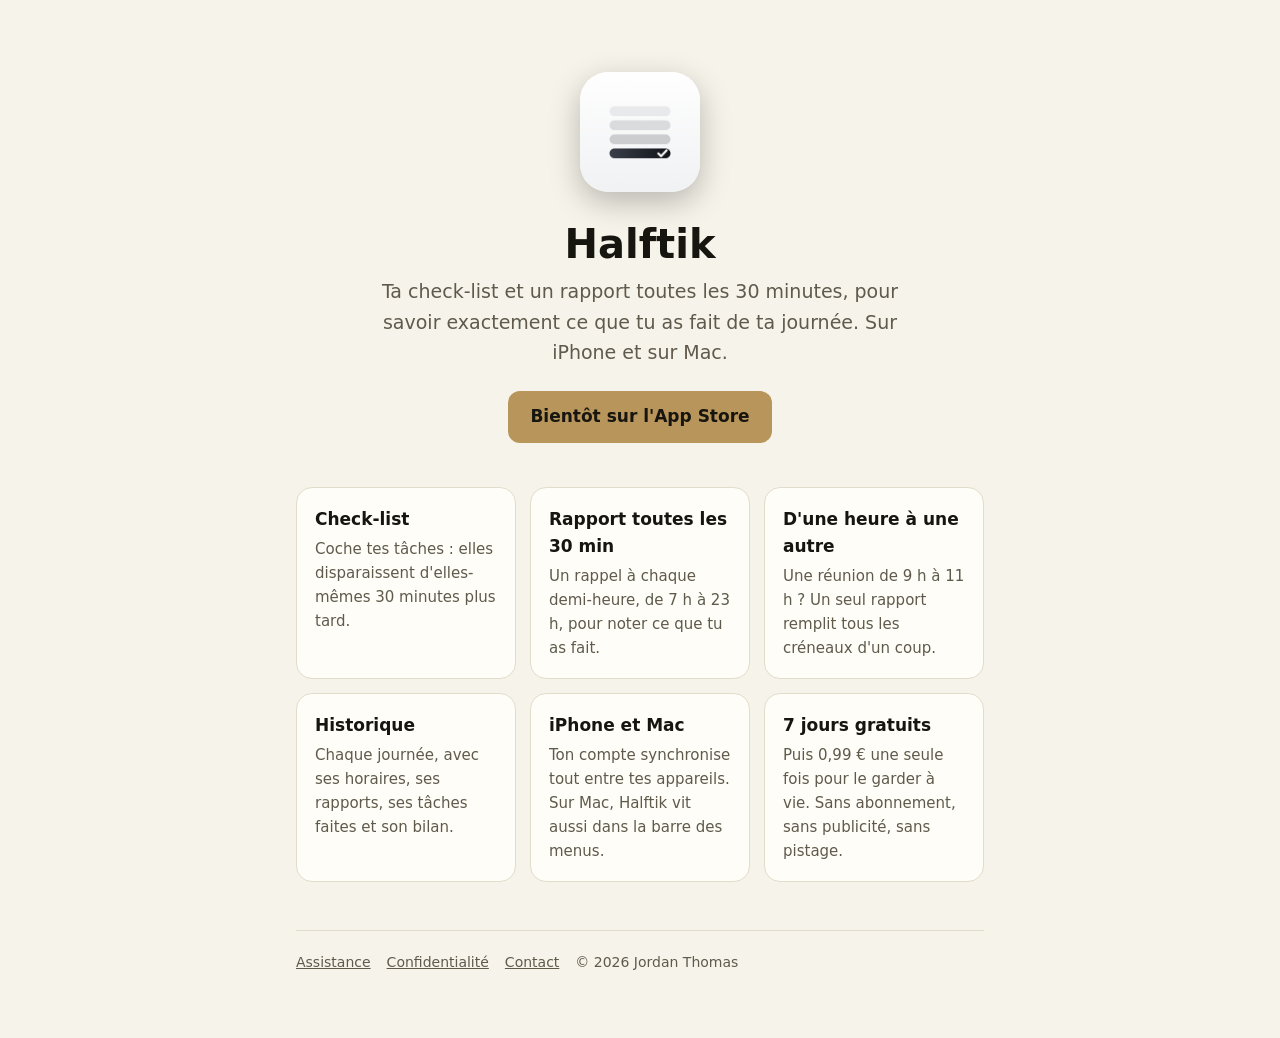
<file: index.html>
<!doctype html>
<html lang="fr">
<head>
<meta charset="utf-8">
<meta name="viewport" content="width=device-width, initial-scale=1">
<title>Halftik — Tâches et rapports toutes les 30 minutes</title>
<meta name="description" content="Halftik : ta check-list et un rapport toutes les 30 minutes, synchronisés entre ton iPhone et ton Mac.">
<link rel="icon" type="image/png" sizes="32x32" href="favicon-32.png">
<link rel="apple-touch-icon" href="apple-touch-icon.png">
<link rel="stylesheet" href="style.css">
</head>
<body>
<main>
  <section class="hero">
    <img src="icon.png" alt="Logo Halftik">
    <h1>Halftik</h1>
    <p>Ta check-list et un rapport toutes les 30 minutes, pour savoir exactement ce que tu as fait de ta journée. Sur iPhone et sur Mac.</p>
    <a class="badge" href="https://apps.apple.com/app/halftik">Bientôt sur l'App Store</a>
  </section>

  <div class="features">
    <div class="card"><h3>Check-list</h3><p>Coche tes tâches : elles disparaissent d'elles-mêmes 30 minutes plus tard.</p></div>
    <div class="card"><h3>Rapport toutes les 30 min</h3><p>Un rappel à chaque demi-heure, de 7 h à 23 h, pour noter ce que tu as fait.</p></div>
    <div class="card"><h3>D'une heure à une autre</h3><p>Une réunion de 9 h à 11 h ? Un seul rapport remplit tous les créneaux d'un coup.</p></div>
    <div class="card"><h3>Historique</h3><p>Chaque journée, avec ses horaires, ses rapports, ses tâches faites et son bilan.</p></div>
    <div class="card"><h3>iPhone et Mac</h3><p>Ton compte synchronise tout entre tes appareils. Sur Mac, Halftik vit aussi dans la barre des menus.</p></div>
    <div class="card"><h3>7 jours gratuits</h3><p>Puis 0,99 € une seule fois pour le garder à vie. Sans abonnement, sans publicité, sans pistage.</p></div>
  </div>

  <footer>
    <a href="assistance.html">Assistance</a>
    <a href="confidentialite.html">Confidentialité</a>
    <a href="mailto:jordan.thm26@gmail.com">Contact</a>
    <span>© 2026 Jordan Thomas</span>
  </footer>
</main>
</body>
</html>
</file>
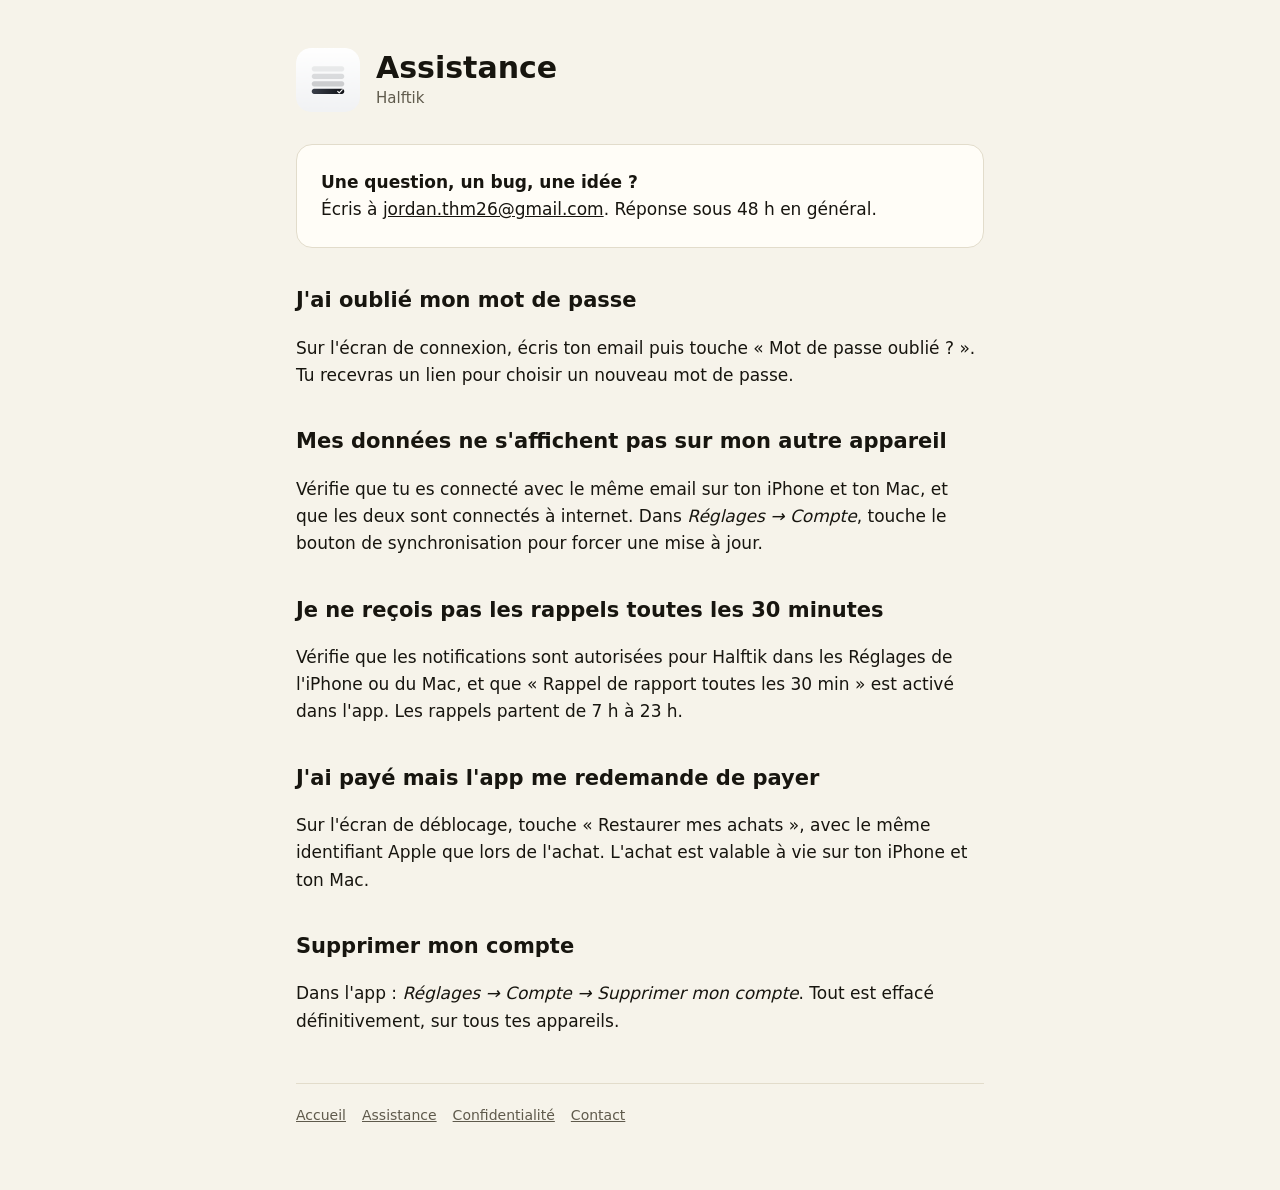
<file: assistance.html>
<!doctype html>
<html lang="fr">
<head>
<meta charset="utf-8">
<meta name="viewport" content="width=device-width, initial-scale=1">
<link rel="icon" type="image/png" sizes="32x32" href="favicon-32.png">
<link rel="apple-touch-icon" href="apple-touch-icon.png">
<link rel="stylesheet" href="style.css">
<title>Assistance — Halftik</title>
</head>
<body>
<main>
  <header><a href="./"><img src="icon.png" alt=""><div><h1>Assistance</h1><div class="muted">Halftik</div></div></a></header>

  <div class="card">
    <strong>Une question, un bug, une idée ?</strong><br>
    Écris à <a href="mailto:jordan.thm26@gmail.com?subject=Halftik%20-%20assistance">jordan.thm26@gmail.com</a>. Réponse sous 48 h en général.
  </div>

  <h2>J'ai oublié mon mot de passe</h2>
  <p>Sur l'écran de connexion, écris ton email puis touche « Mot de passe oublié ? ». Tu recevras un lien pour choisir un nouveau mot de passe.</p>

  <h2>Mes données ne s'affichent pas sur mon autre appareil</h2>
  <p>Vérifie que tu es connecté avec le même email sur ton iPhone et ton Mac, et que les deux sont connectés à internet. Dans <em>Réglages → Compte</em>, touche le bouton de synchronisation pour forcer une mise à jour.</p>

  <h2>Je ne reçois pas les rappels toutes les 30 minutes</h2>
  <p>Vérifie que les notifications sont autorisées pour Halftik dans les Réglages de l'iPhone ou du Mac, et que « Rappel de rapport toutes les 30 min » est activé dans l'app. Les rappels partent de 7 h à 23 h.</p>

  <h2>J'ai payé mais l'app me redemande de payer</h2>
  <p>Sur l'écran de déblocage, touche « Restaurer mes achats », avec le même identifiant Apple que lors de l'achat. L'achat est valable à vie sur ton iPhone et ton Mac.</p>

  <h2>Supprimer mon compte</h2>
  <p>Dans l'app : <em>Réglages → Compte → Supprimer mon compte</em>. Tout est effacé définitivement, sur tous tes appareils.</p>
  <footer>
    <a href="./">Accueil</a>
    <a href="assistance.html">Assistance</a>
    <a href="confidentialite.html">Confidentialité</a>
    <a href="mailto:jordan.thm26@gmail.com">Contact</a>
  </footer>
</main>
</body>
</html>
</file>
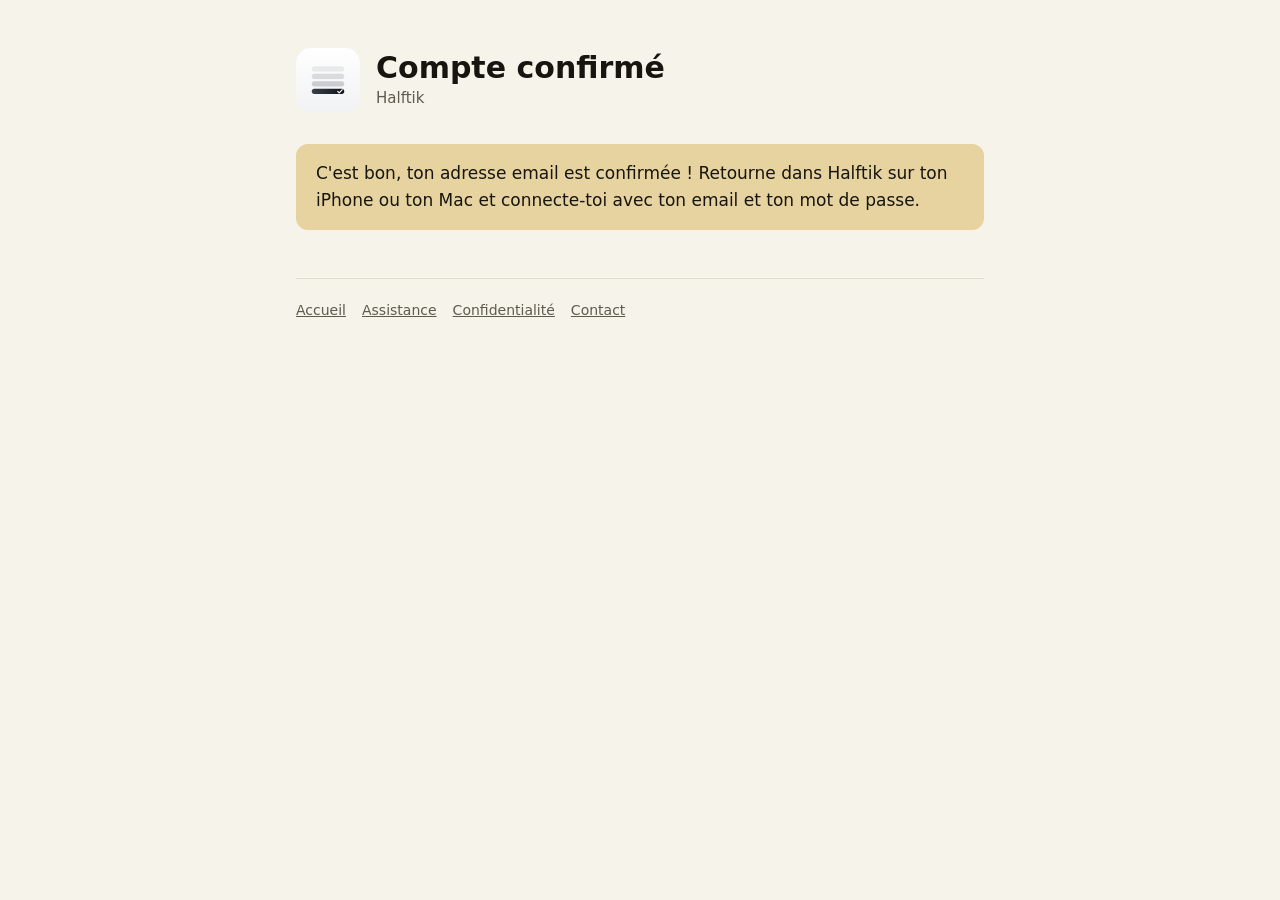
<file: compte-confirme.html>
<!doctype html>
<html lang="fr">
<head>
<meta charset="utf-8">
<meta name="viewport" content="width=device-width, initial-scale=1">
<link rel="icon" type="image/png" sizes="32x32" href="favicon-32.png">
<link rel="apple-touch-icon" href="apple-touch-icon.png">
<link rel="stylesheet" href="style.css">
<meta name="robots" content="noindex">
<title>Compte confirmé — Halftik</title>
</head>
<body>
<main>
  <header><a href="./"><img src="icon.png" alt=""><div><h1>Compte confirmé</h1><div class="muted">Halftik</div></div></a></header>
  <p id="ok" class="done">C'est bon, ton adresse email est confirmée ! Retourne dans Halftik sur ton iPhone ou ton Mac et connecte-toi avec ton email et ton mot de passe.</p>
  <p id="ko" class="card" hidden>Ce lien de confirmation n'est plus valable (il a peut-être déjà servi ou il a expiré). Dans Halftik, essaie de te connecter : si ton adresse n'est pas confirmée, touche « Renvoyer l'email de confirmation ».</p>
  <footer>
    <a href="./">Accueil</a>
    <a href="assistance.html">Assistance</a>
    <a href="confidentialite.html">Confidentialité</a>
    <a href="mailto:jordan.thm26@gmail.com">Contact</a>
  </footer>
</main>
<script>
  // Supabase renvoie ici après le clic sur le lien ; en cas d'échec, l'erreur est dans le fragment ou la requête.
  const params = new URLSearchParams(location.hash.slice(1) + "&" + location.search.slice(1));
  if (params.get("error") || params.get("error_code")) {
    document.getElementById("ok").hidden = true;
    document.getElementById("ko").hidden = false;
  }
  if (location.hash) history.replaceState(null, "", location.pathname);
</script>
</body>
</html>
</file>
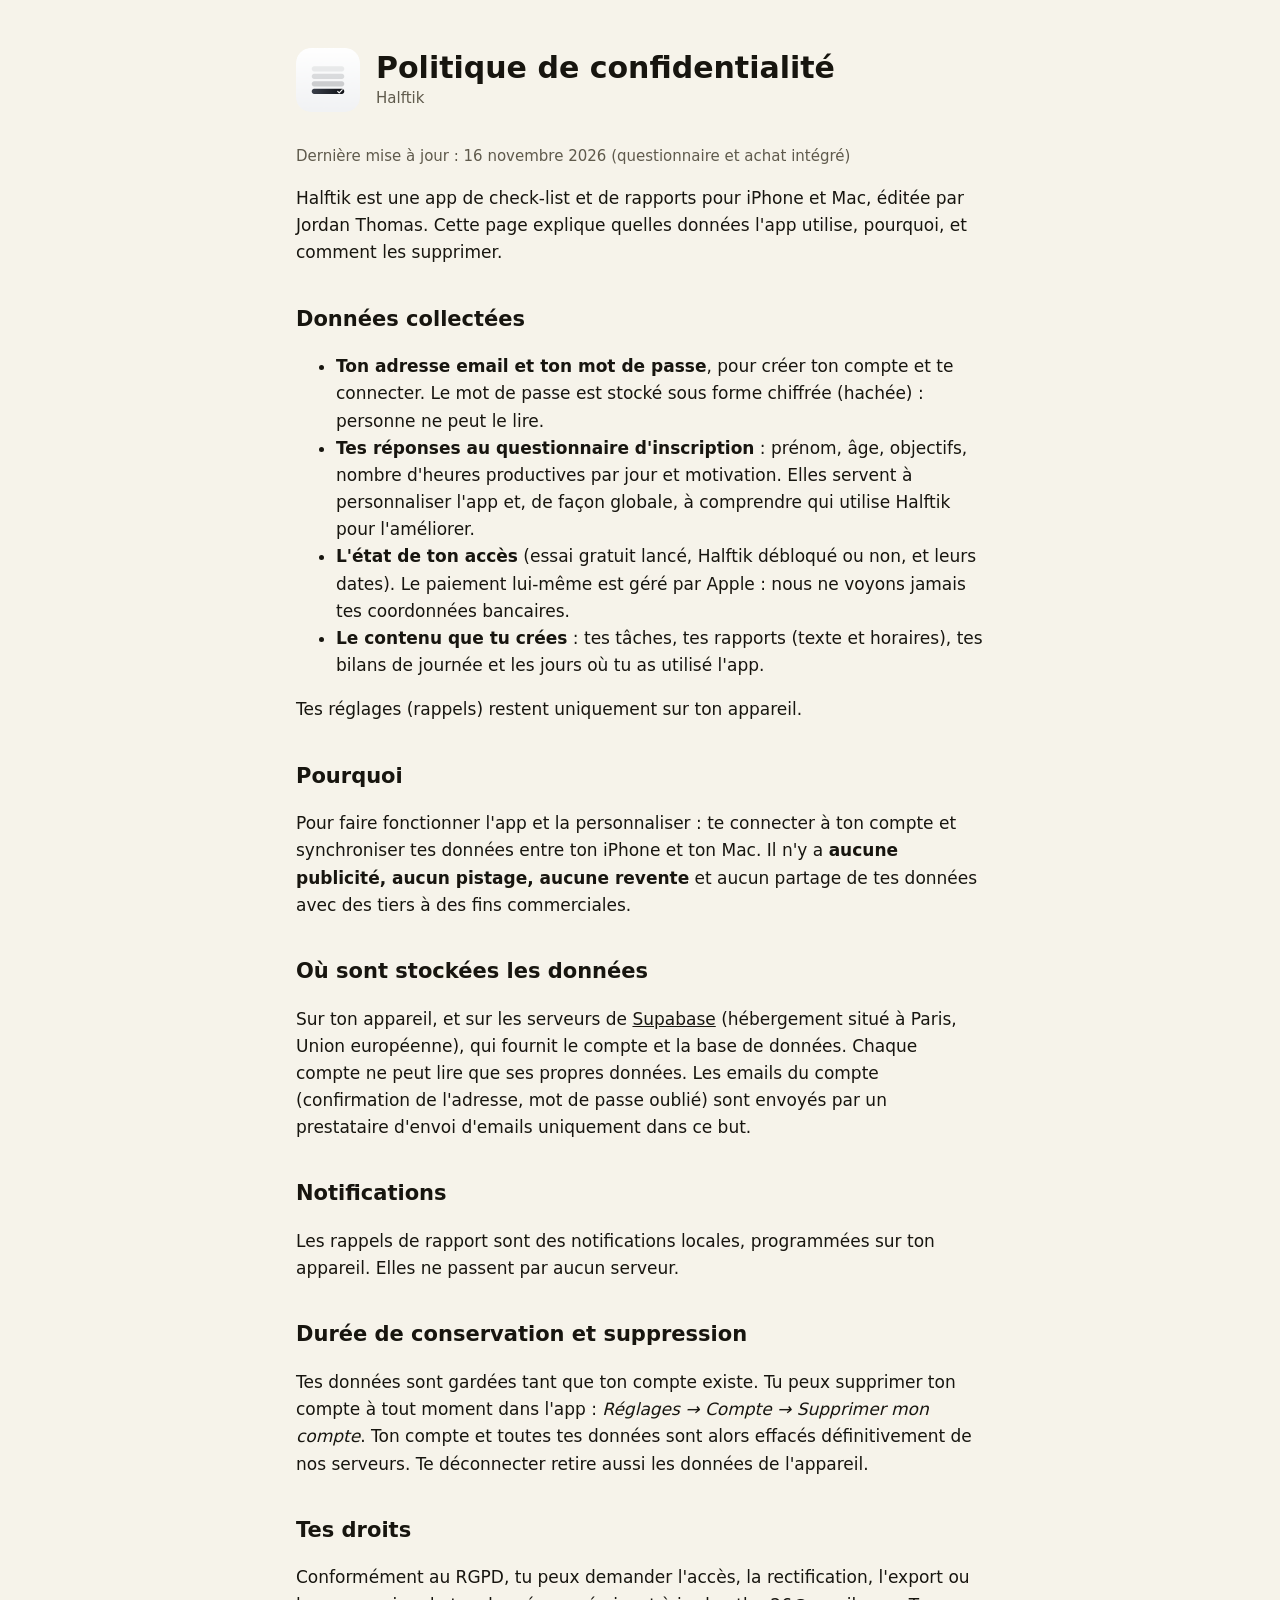
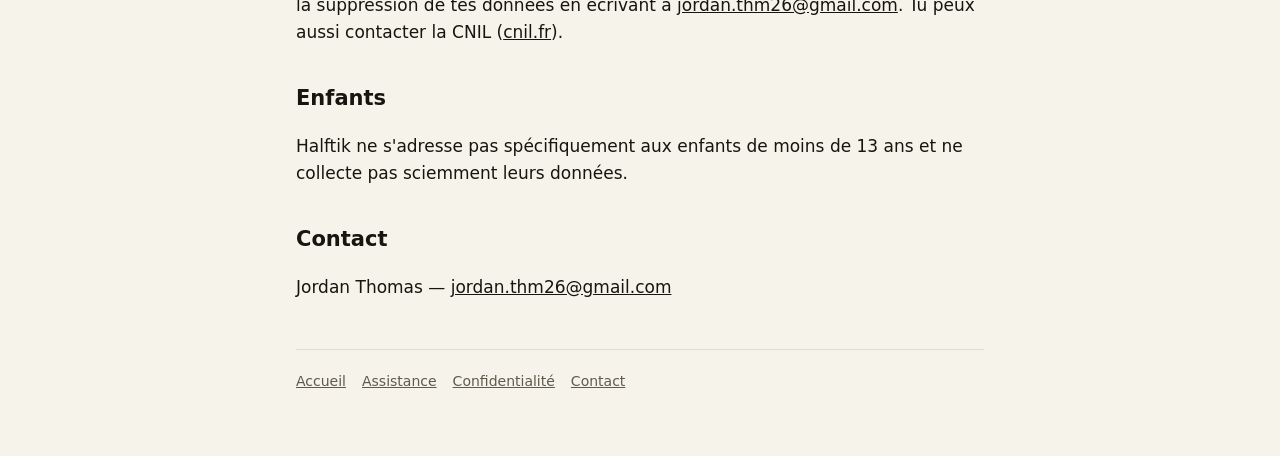
<file: confidentialite.html>
<!doctype html>
<html lang="fr">
<head>
<meta charset="utf-8">
<meta name="viewport" content="width=device-width, initial-scale=1">
<link rel="icon" type="image/png" sizes="32x32" href="favicon-32.png">
<link rel="apple-touch-icon" href="apple-touch-icon.png">
<link rel="stylesheet" href="style.css">
<title>Politique de confidentialité — Halftik</title>
</head>
<body>
<main>
  <header><a href="./"><img src="icon.png" alt=""><div><h1>Politique de confidentialité</h1><div class="muted">Halftik</div></div></a></header>
  <p class="muted">Dernière mise à jour : 16 novembre 2026 (questionnaire et achat intégré)</p>

  <p>Halftik est une app de check-list et de rapports pour iPhone et Mac, éditée par Jordan Thomas. Cette page explique quelles données l'app utilise, pourquoi, et comment les supprimer.</p>

  <h2>Données collectées</h2>
  <ul>
    <li><strong>Ton adresse email et ton mot de passe</strong>, pour créer ton compte et te connecter. Le mot de passe est stocké sous forme chiffrée (hachée) : personne ne peut le lire.</li>
    <li><strong>Tes réponses au questionnaire d'inscription</strong> : prénom, âge, objectifs, nombre d'heures productives par jour et motivation. Elles servent à personnaliser l'app et, de façon globale, à comprendre qui utilise Halftik pour l'améliorer.</li>
    <li><strong>L'état de ton accès</strong> (essai gratuit lancé, Halftik débloqué ou non, et leurs dates). Le paiement lui-même est géré par Apple : nous ne voyons jamais tes coordonnées bancaires.</li>
    <li><strong>Le contenu que tu crées</strong> : tes tâches, tes rapports (texte et horaires), tes bilans de journée et les jours où tu as utilisé l'app.</li>
  </ul>
  <p>Tes réglages (rappels) restent uniquement sur ton appareil.</p>

  <h2>Pourquoi</h2>
  <p>Pour faire fonctionner l'app et la personnaliser : te connecter à ton compte et synchroniser tes données entre ton iPhone et ton Mac. Il n'y a <strong>aucune publicité, aucun pistage, aucune revente</strong> et aucun partage de tes données avec des tiers à des fins commerciales.</p>

  <h2>Où sont stockées les données</h2>
  <p>Sur ton appareil, et sur les serveurs de <a href="https://supabase.com/privacy">Supabase</a> (hébergement situé à Paris, Union européenne), qui fournit le compte et la base de données. Chaque compte ne peut lire que ses propres données. Les emails du compte (confirmation de l'adresse, mot de passe oublié) sont envoyés par un prestataire d'envoi d'emails uniquement dans ce but.</p>

  <h2>Notifications</h2>
  <p>Les rappels de rapport sont des notifications locales, programmées sur ton appareil. Elles ne passent par aucun serveur.</p>

  <h2>Durée de conservation et suppression</h2>
  <p>Tes données sont gardées tant que ton compte existe. Tu peux supprimer ton compte à tout moment dans l'app : <em>Réglages → Compte → Supprimer mon compte</em>. Ton compte et toutes tes données sont alors effacés définitivement de nos serveurs. Te déconnecter retire aussi les données de l'appareil.</p>

  <h2>Tes droits</h2>
  <p>Conformément au RGPD, tu peux demander l'accès, la rectification, l'export ou la suppression de tes données en écrivant à <a href="mailto:jordan.thm26@gmail.com">jordan.thm26@gmail.com</a>. Tu peux aussi contacter la CNIL (<a href="https://www.cnil.fr">cnil.fr</a>).</p>

  <h2>Enfants</h2>
  <p>Halftik ne s'adresse pas spécifiquement aux enfants de moins de 13 ans et ne collecte pas sciemment leurs données.</p>

  <h2>Contact</h2>
  <p>Jordan Thomas — <a href="mailto:jordan.thm26@gmail.com">jordan.thm26@gmail.com</a></p>
  <footer>
    <a href="./">Accueil</a>
    <a href="assistance.html">Assistance</a>
    <a href="confidentialite.html">Confidentialité</a>
    <a href="mailto:jordan.thm26@gmail.com">Contact</a>
  </footer>
</main>
</body>
</html>
</file>
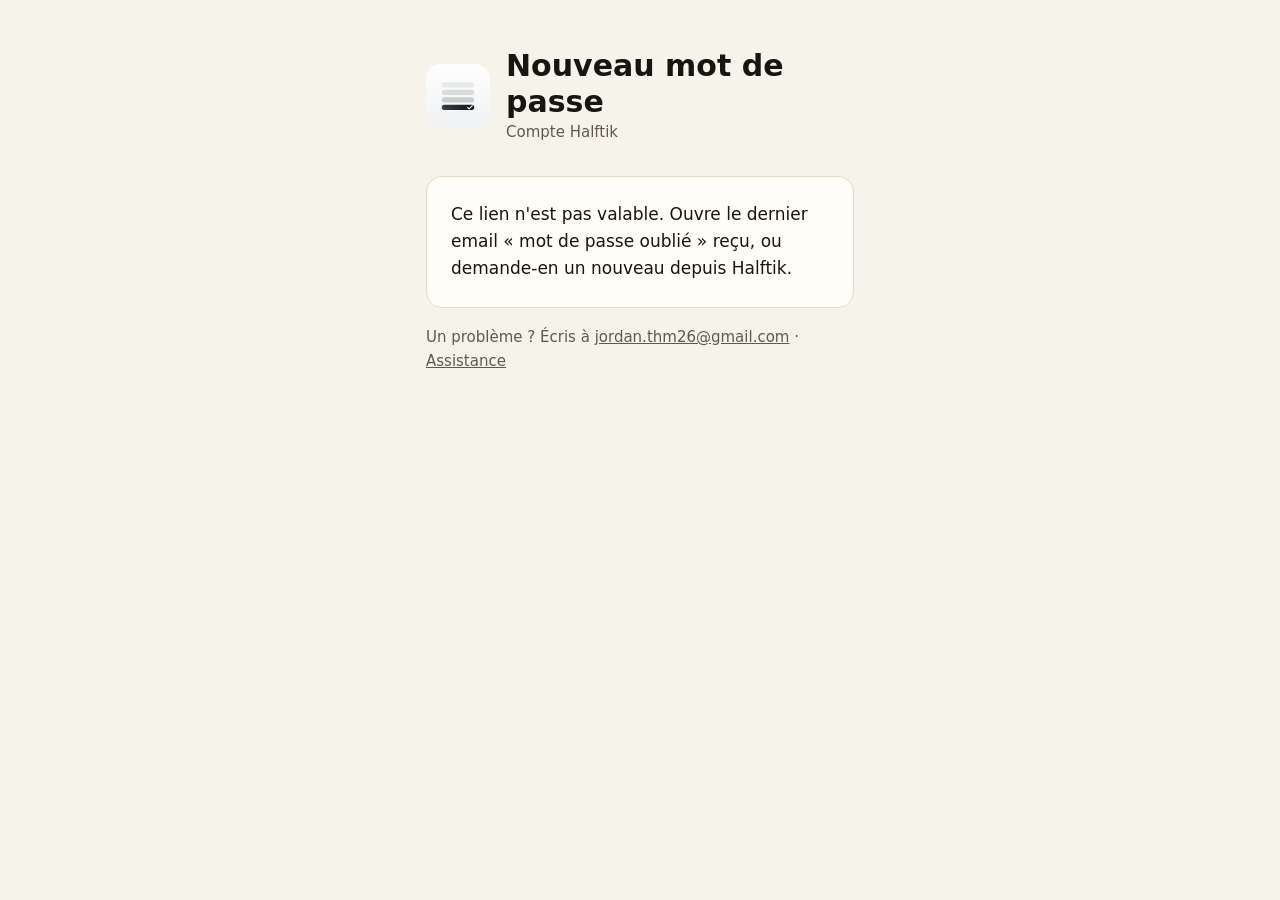
<file: nouveau-mot-de-passe.html>
<!doctype html>
<html lang="fr">
<head>
<meta charset="utf-8">
<meta name="viewport" content="width=device-width, initial-scale=1">
<link rel="icon" type="image/png" sizes="32x32" href="favicon-32.png">
<link rel="apple-touch-icon" href="apple-touch-icon.png">
<link rel="stylesheet" href="style.css">
<meta name="robots" content="noindex">
<title>Nouveau mot de passe — Halftik</title>
</head>
<body>
<main style="max-width: 460px">
  <header><a href="./"><img src="icon.png" alt=""><div><h1>Nouveau mot de passe</h1><div class="muted">Compte Halftik</div></div></a></header>

  <form id="form" class="card" hidden>
    <label for="password">Nouveau mot de passe</label>
    <input id="password" type="password" autocomplete="new-password" minlength="8" required placeholder="8 caractères minimum">
    <label for="confirm">Confirmation</label>
    <input id="confirm" type="password" autocomplete="new-password" minlength="8" required>
    <button id="submit" type="submit">Enregistrer</button>
    <p id="message" role="status"></p>
  </form>

  <p id="done" class="done" hidden>C'est fait : ton mot de passe a été changé. Retourne dans Halftik et connecte-toi avec ce nouveau mot de passe.</p>
  <p id="invalid" class="card" hidden></p>

  <p class="muted">Un problème ? Écris à <a href="mailto:jordan.thm26@gmail.com">jordan.thm26@gmail.com</a> · <a href="assistance.html">Assistance</a></p>
</main>
<script>
  // Projet Supabase de Halftik. La clé « anon » est publique par conception (la même que dans l'app).
  const SUPABASE_URL = "https://euvbonyqhnnwmkhlasso.supabase.co";
  const ANON_KEY = "eyJhbGciOiJIUzI1NiIsInR5cCI6IkpXVCJ9.eyJpc3MiOiJzdXBhYmFzZSIsInJlZiI6ImV1dmJvbnlxaG5ud21raGxhc3NvIiwicm9sZSI6ImFub24iLCJpYXQiOjE3OTQ3ODQ5MjUsImV4cCI6MjExMDM2MDkyNX0.kQdkRwUYllV8V71m_ie7LTszw20RNhW2XJ4gkGgngOU";

  // Le lien de l'email arrive ici avec la session de récupération dans le fragment (#access_token=…&type=recovery).
  const params = new URLSearchParams(location.hash.slice(1));
  const token = params.get("access_token");
  // On retire le jeton de la barre d'adresse (historique, partage de l'URL).
  if (location.hash) history.replaceState(null, "", location.pathname);

  const form = document.getElementById("form");
  const message = document.getElementById("message");
  const invalid = document.getElementById("invalid");

  if (token && params.get("type") === "recovery") {
    form.hidden = false;
    document.getElementById("password").focus();
  } else {
    invalid.textContent = params.get("error_code") === "otp_expired"
      ? "Ce lien a expiré. Dans Halftik, touche à nouveau « Mot de passe oublié ? » pour en recevoir un nouveau."
      : "Ce lien n'est pas valable. Ouvre le dernier email « mot de passe oublié » reçu, ou demande-en un nouveau depuis Halftik.";
    invalid.hidden = false;
  }

  function show(text, error) { message.textContent = text; message.className = error ? "error" : ""; }

  form.addEventListener("submit", async (e) => {
    e.preventDefault();
    const password = document.getElementById("password").value;
    if (password.length < 8) return show("Le mot de passe doit faire au moins 8 caractères.", true);
    if (password !== document.getElementById("confirm").value) return show("Les deux mots de passe ne sont pas identiques.", true);
    const button = document.getElementById("submit");
    button.disabled = true;
    show("Enregistrement…", false);
    try {
      const res = await fetch(SUPABASE_URL + "/auth/v1/user", {
        method: "PUT",
        headers: { "apikey": ANON_KEY, "Authorization": "Bearer " + token, "Content-Type": "application/json" },
        body: JSON.stringify({ password })
      });
      if (res.ok) { form.hidden = true; document.getElementById("done").hidden = false; return; }
      const json = await res.json().catch(() => ({}));
      const code = json.error_code || json.code;
      if (code === "same_password") show("Ce mot de passe est le même que l'ancien, choisis-en un autre.", true);
      else if (code === "weak_password") show("Mot de passe trop faible.", true);
      else if (res.status === 401 || res.status === 403) show("Ce lien a expiré : demande un nouvel email depuis Halftik.", true);
      else show("Erreur (" + res.status + "). Réessaie dans un instant.", true);
    } catch {
      show("Impossible de joindre le serveur. Vérifie ta connexion.", true);
    }
    button.disabled = false;
  });
</script>
</body>
</html>
</file>
<file: style.css>
:root {
  --bg: #f6f3ea; --text: #17150f; --muted: #5f5a4c; --card: #fffdf7; --line: #e2dccb;
  --gold: #b8955a; --gold-soft: #e6d3a0; --on-gold: #17150f; --error: #b3261e;
}
@media (prefers-color-scheme: dark) {
  :root { --bg: #0b0b0a; --text: #f2ede0; --muted: #a9a394; --card: #171716; --line: #2c2a24; --error: #ff8a80; }
}
* { box-sizing: border-box; }
body { margin: 0; background: var(--bg); color: var(--text); font: 17px/1.6 -apple-system, BlinkMacSystemFont, "Segoe UI", system-ui, sans-serif; }
main { max-width: 720px; margin: 0 auto; padding: 48px 16px 64px; }
header { display: flex; align-items: center; gap: 16px; margin-bottom: 32px; }
header img { width: 64px; height: 64px; border-radius: 15px; }
header a { text-decoration: none; color: inherit; display: flex; align-items: center; gap: 16px; }
h1 { font-size: 30px; line-height: 1.2; margin: 0; }
h2 { font-size: 21px; margin: 36px 0 8px; }
.muted { color: var(--muted); font-size: 15px; }
.card { background: var(--card); border: 1px solid var(--line); border-radius: 16px; padding: 24px; }
.hero { text-align: center; padding: 24px 0 8px; }
.hero img { width: 120px; height: 120px; border-radius: 28px; box-shadow: 0 10px 30px rgba(0,0,0,.25); }
.hero h1 { font-size: 40px; margin-top: 20px; }
.hero p { font-size: 19px; color: var(--muted); margin: 8px auto 0; max-width: 520px; }
.features { display: grid; grid-template-columns: repeat(auto-fit, minmax(200px, 1fr)); gap: 14px; margin-top: 36px; }
.features .card { padding: 18px; }
.features h3 { margin: 0 0 4px; font-size: 17px; }
.features p { margin: 0; font-size: 15px; color: var(--muted); }
.badge { display: inline-block; margin-top: 24px; padding: 12px 22px; border-radius: 12px; background: var(--gold); color: var(--on-gold); font-weight: 600; text-decoration: none; }
label { display: block; font-size: 15px; font-weight: 600; margin: 0 0 6px; }
input { width: 100%; font: inherit; padding: 10px 12px; margin-bottom: 16px; border: 1px solid var(--line); border-radius: 10px; background: var(--bg); color: var(--text); }
input:focus { outline: 2px solid var(--gold); outline-offset: 1px; }
button { width: 100%; font: inherit; font-weight: 600; padding: 12px; border: 0; border-radius: 10px; background: var(--gold); color: var(--on-gold); cursor: pointer; }
button:disabled { opacity: .6; cursor: default; }
#message { min-height: 1.6em; margin: 14px 0 0; font-size: 15px; }
#message.error { color: var(--error); }
.done { background: var(--gold-soft); color: var(--on-gold); border-radius: 12px; padding: 16px 20px; }
footer { margin-top: 48px; padding-top: 20px; border-top: 1px solid var(--line); font-size: 14px; color: var(--muted); display: flex; flex-wrap: wrap; gap: 16px; }
a { color: inherit; }
</file>
